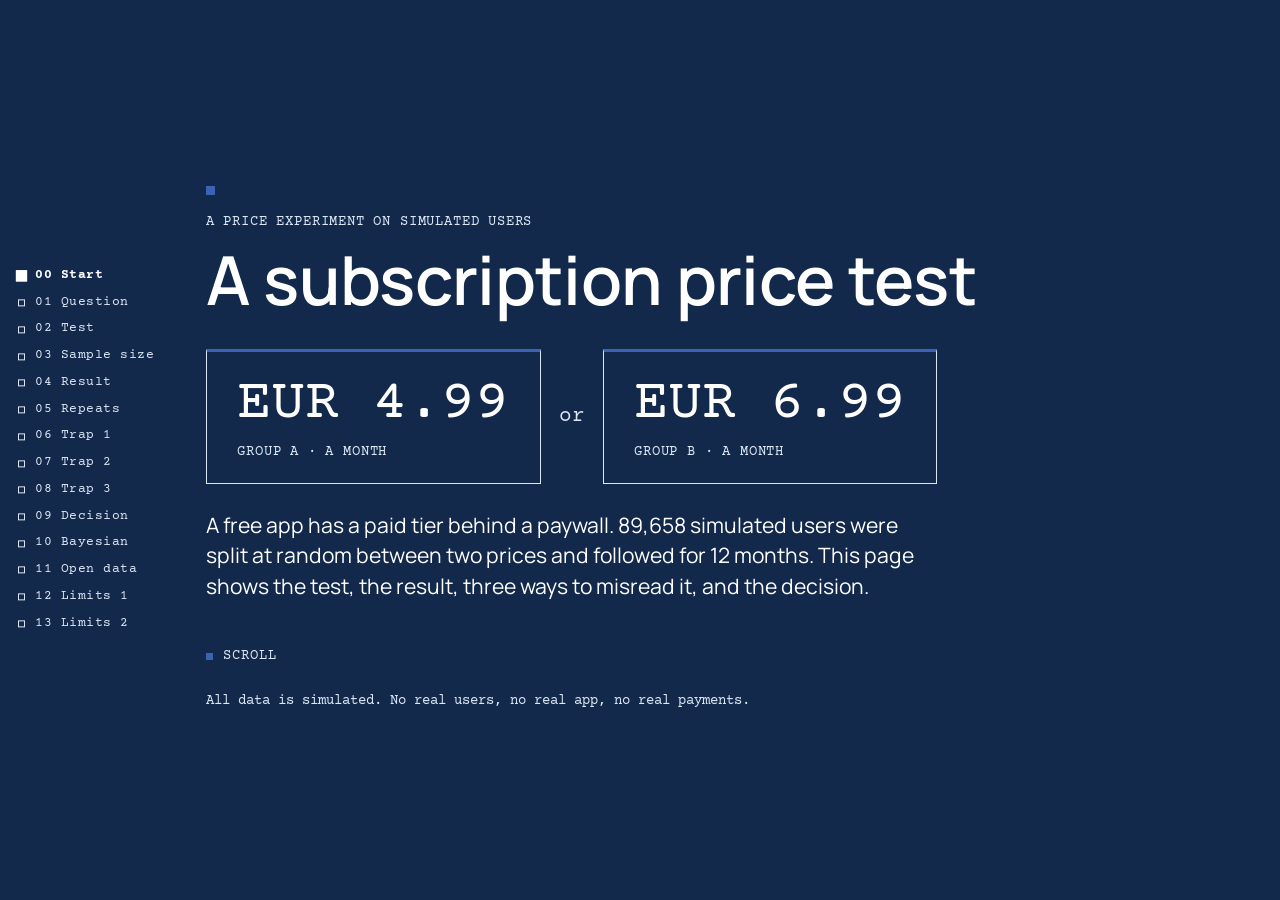
<file: docs/index.html>
<!doctype html>
<html lang="en">
<head>
<meta charset="utf-8">
<link rel="icon" href="data:image/svg+xml,%3Csvg xmlns='http://www.w3.org/2000/svg' viewBox='0 0 16 16'%3E%3Crect width='16' height='16' fill='%2313294B'/%3E%3Crect x='4' y='4' width='8' height='8' fill='%233C62B3'/%3E%3C/svg%3E">
<meta name="viewport" content="width=device-width, initial-scale=1">
<title>Paywall price test</title>
<meta name="description" content="A price experiment on simulated users: EUR 4.99 or EUR 6.99 a month. Design, result, three traps, a decision and its limitations.">
<link rel="stylesheet" href="style.css">
<script>document.documentElement.classList.add('js');</script>
<style>
/* Generated by tools/build_site.py from tools/site_template.html. Edit the template, not this file.
   Layout and motion only; colours, fonts and components come from style.css. */
html { scroll-snap-type: y proximity; scroll-behavior: smooth; }
body { overflow-x: hidden; }
.panel { min-height: 100vh; min-height: 100svh; display: flex; align-items: flex-start; scroll-snap-align: start; box-sizing: border-box; padding: 64px 0 56px; border-bottom: 1px solid var(--border); }
.panel .wrap { width: 100%; max-width: 67.5rem; margin: auto; box-sizing: border-box; padding-left: max(20px, env(safe-area-inset-left, 0px)); padding-right: max(20px, env(safe-area-inset-right, 0px)); }
.panel h2 { font-size: 1.875rem; margin: 0 0 .7em; padding-bottom: .3em; }
.panel p { text-align: left; hyphens: manual; }
.panel p.big { font-size: 1.25rem; line-height: 1.45; max-width: 34em; }
.ghost-num { font-family: var(--mono); font-weight: 700; font-size: 3.25rem; line-height: 1; color: var(--blue-light); display: block; margin-bottom: 2px; }
.kicker { font-family: var(--mono); font-size: .8125rem; letter-spacing: .06em; text-transform: uppercase; color: var(--muted); margin: 0 0 .5em; }
.split { display: grid; grid-template-columns: 5fr 7fr; gap: 2.5rem; align-items: center; }
.split.even { grid-template-columns: 1fr 1fr; }
.split > *, .stats > *, .cards3 > *, .equation > *, .flow > * { min-width: 0; }
.stats { display: grid; grid-template-columns: repeat(auto-fit, minmax(150px, 1fr)); gap: 16px; margin: 18px 0 0; }
.stat .value { font-size: 2.125rem; }
.cards3 { display: grid; grid-template-columns: repeat(3, 1fr); gap: 12px; margin: 14px 0; }
.stack { display: grid; gap: 8px; }
.card .caption { display: block; }
.chart-wrap { overflow-x: auto; }
.chart svg { min-width: 27.5rem; }
.chart .label { font-size: 15px; }
.chart .tick, .chart .legend { font-size: 14px; }

/* dark slides */
.panel.dark { background: var(--ink); color: var(--on-dark); border-bottom-color: var(--ink); }
.panel.dark h1, .panel.dark h2, .panel.dark h3 { color: var(--on-dark); }
.panel.dark .kicker, .panel.dark .source { color: var(--on-dark-accent); }
.panel.dark a { color: var(--on-dark-accent); }

/* title panel */
.hero h1 { font-size: clamp(2.1rem, 5.2vw, 3.6rem); line-height: 1.08; margin: .15em 0 .5em; max-width: 15em; }
.hero .accent { display: block; width: 9px; height: 9px; background: var(--blue); margin-bottom: 18px; }
.prices { display: flex; flex-wrap: wrap; align-items: center; gap: 18px; margin: 8px 0 26px; }
.price-tag { border: 1px solid var(--on-dark-accent); border-top: 3px solid var(--blue); padding: 16px 22px 14px; min-width: 190px; }
.price-tag .amount { font-family: var(--mono); font-size: clamp(2rem, 4.4vw, 3rem); line-height: 1; display: block; }
.price-tag .what { font-family: var(--mono); font-size: .8125rem; letter-spacing: .06em; text-transform: uppercase; color: var(--on-dark-accent); display: block; margin-top: 10px; }
.prices .or { font-family: var(--mono); font-size: 1.25rem; color: var(--on-dark-accent); }
.hero p.big { color: var(--on-dark); }
.scroll-hint { font-family: var(--mono); font-size: .8125rem; letter-spacing: .08em; text-transform: uppercase; color: var(--on-dark-accent); margin-top: 34px; display: inline-flex; gap: 10px; align-items: center; }
.scroll-hint i { display: inline-block; width: 7px; height: 7px; background: var(--blue); animation: nudge 1.6s ease-in-out infinite; }
@keyframes nudge { 0%, 100% { transform: translateY(-3px); } 50% { transform: translateY(5px); } }

/* equation */
.equation { display: grid; grid-template-columns: 1.15fr auto 1fr auto 1fr auto 1fr; gap: 10px; align-items: stretch; margin: 22px 0 10px; }
.equation .term { border: 1px solid var(--border); border-top: 2px solid var(--blue); padding: .9em 1em; }
.equation .term.result { background: var(--ink); border-color: var(--ink); color: var(--on-dark); }
.equation .term .name { font-weight: 600; color: var(--navy); display: block; margin: .4em 0 .1em; }
.equation .term .num { font-family: var(--mono); font-size: 2rem; color: var(--navy); display: block; line-height: 1.15; }
.equation .term.result .name, .equation .term.result .num { color: var(--on-dark); }
.equation .term.result .caption { color: var(--on-dark-accent); }
.equation .term.result .chip { background: var(--blue); color: var(--on-dark); }
.equation .term .caption { display: block; }
.equation .op { font-family: var(--mono); font-size: 1.9rem; color: var(--blue); align-self: center; text-align: center; }

/* test flow */
.flow { display: grid; grid-template-columns: 1fr auto 1.1fr auto 1fr; gap: 12px; align-items: center; margin: 6px 0 20px; }
.flow .arrow { font-family: var(--mono); color: var(--blue); font-size: 1.5rem; text-align: center; }
.flow .box { border: 1px solid var(--border); padding: .9em 1.1em; }
.flow .box .title { color: var(--navy); font-weight: 600; display: block; margin: .35em 0 .2em; }
.flow .box .caption { display: block; }
.arm { border: 1px solid var(--border); border-left: 3px solid var(--blue); padding: .7em 1em; }
.arm.b { border-left-color: var(--ink); }
.arm .price { font-family: var(--mono); font-size: 1.5rem; color: var(--navy); line-height: 1.1; display: block; margin-top: .25em; }
.rules { display: grid; grid-template-columns: repeat(4, 1fr); gap: 8px; }
.rules > * { min-width: 0; }

/* decision panel */
.statement { border-left: 3px solid var(--blue); padding-left: 22px; font-size: clamp(1.5rem, 3.3vw, 2.25rem); font-weight: 600; line-height: 1.2; margin: 6px 0 16px; max-width: 22em; }
.options { display: grid; grid-template-columns: repeat(3, 1fr); gap: 12px; margin: 22px 0 14px; }
.options > * { min-width: 0; }
.option { border: 1px solid var(--on-dark-accent); padding: .9em 1.1em; opacity: .78; }
.option.chosen { background: var(--white); color: var(--text); border-color: var(--white); border-top: 3px solid var(--blue); opacity: 1; }
.option .chip { background: var(--blue); color: var(--on-dark); }
.option .title { font-weight: 600; display: block; margin: .45em 0 .25em; }
.option.chosen .title { color: var(--navy); }
.option small { display: block; font-size: .9375rem; line-height: 1.35; }
.panel.dark ul { margin-top: .3em; }
.panel.dark li { text-align: left; }
.panel.dark li::marker { color: var(--on-dark-accent); }

/* limitations */
.clusters { display: grid; grid-template-columns: 1fr 1fr; gap: .9rem; margin: .7rem 0 .8rem; }
.clusters > * { min-width: 0; }
.cluster .title { font-size: 1.0625rem; margin-bottom: .5em; }
.cluster.wide { grid-column: 1 / -1; }
ol.limits.two-col { columns: 2; column-gap: 2.5rem; }
ol.limits.two-col li { break-inside: avoid; }
html.paged #limitations .cluster { padding: .7em 1.1em .6em; }
html.paged #limitations ol.limits li { font-size: .84rem; margin-bottom: .2em; }
html.paged #limitations .cluster .title { margin: .3em 0 .35em; }
html.paged #limitations .clusters { gap: .7rem; margin-top: .3rem; }
ol.limits { padding-left: 1.4em; margin: 0; }
ol.limits li { margin-bottom: .3em; text-align: left; font-size: .9rem; line-height: 1.35; }


/* paged mode: one section per screen, moved by a pull (set by the script on wide screens) */
/* everything is sized in rem, so the whole slide grows with the window and fills it */
html.paged { font-size: clamp(16px, min(2.5vh, 1.32vw), 30px); }
html.paged body { font-size: 1.0625rem; }
html.paged, html.paged body { height: 100%; overflow: hidden; scroll-snap-type: none; }
html.paged #deck { position: fixed; top: 0; left: 0; right: 0; will-change: transform; }
html.paged .panel { height: 100vh; min-height: 0; overflow-y: auto; overscroll-behavior: contain; padding-top: 1.4rem; padding-bottom: 1.1rem; border-bottom: 0; scrollbar-width: thin; }
html.paged .ghost-num { font-size: 2.75rem; }
html.paged .equation { margin: 2rem 0 1rem; gap: .9rem; }
html.paged .equation .term { padding: 1.5em 1.2em 1.6em; }
html.paged .equation .term .num { font-size: 2.7rem; margin: .1em 0; }
html.paged .flow { margin: .6rem 0 1.8rem; }
html.paged .flow .box { padding: 1.5em 1.3em; }
html.paged .arm { padding: 1.2em 1.2em; }
html.paged .arm .price { font-size: 1.9rem; }
html.paged .rules .do { padding: 1.1em 1.1em; }
html.paged .statement { font-size: clamp(1.5rem, 3.3vw, 2.7rem); margin: .4rem 0 1.2rem; }
html.paged .options { margin: 2rem 0 1.2rem; }
html.paged .option { padding: 1.4em 1.3em 1.5em; }
html.paged .hero h1 { font-size: 4rem; }
html.paged #limitations-2 .callout { padding: .6em 1em; margin: .5em 0 0; font-size: .95rem; }
html.paged #limitations-2 .source { margin-top: .5rem !important; }
html.paged #limitations-2 .cluster { padding: .8em 1.1em; }
html.paged .price-tag { padding: 1.4rem 1.8rem 1.2rem; }
html.paged .price-tag .amount { font-size: 3.4rem; }
html.paged .panel h2 { margin-bottom: .55em; }
.where.on-dark { background: var(--ink); color: var(--on-dark); border-color: var(--on-dark-accent); }

/* index and progress */
.progress { position: fixed; top: 0; left: 0; height: 3px; width: 0; background: var(--blue); z-index: 30; }
nav.index { position: fixed; left: 18px; top: 50%; transform: translateY(-50%); display: flex; flex-direction: column; gap: 9px; z-index: 20; }
nav.index a { display: flex; align-items: center; gap: 10px; text-decoration: none; font-family: var(--mono); font-size: .75rem; letter-spacing: .04em; color: var(--muted); white-space: nowrap; }
nav.index a i { display: block; flex: none; width: 7px; height: 7px; border: 1px solid var(--blue); box-sizing: border-box; transition: transform .2s ease, background .2s ease; }
nav.index a:hover { color: var(--blue); }
nav.index a.active { color: var(--blue); font-weight: 700; }
nav.index a.active i { background: var(--blue); transform: scale(1.6); }
nav.index.on-dark a { color: var(--on-dark-accent); }
nav.index.on-dark a i { border-color: var(--on-dark-accent); }
nav.index.on-dark a:hover, nav.index.on-dark a.active { color: var(--on-dark); }
nav.index.on-dark a.active i { background: var(--on-dark); border-color: var(--on-dark); }
@media (min-width: 1241px) { .panel { padding-left: 11rem; } }
.where { display: none; position: fixed; top: 9px; right: 10px; z-index: 20; font-family: var(--mono); font-size: .75rem; background: var(--white); color: var(--blue); border: 1px solid var(--border); padding: 3px 8px; }

/* motion: content is fully visible without JavaScript; with it, each panel plays once */
.reveal { transition: opacity .3s ease calc(var(--d, 0s) * .3), transform .3s cubic-bezier(.2, .7, .2, 1) calc(var(--d, 0s) * .3); }
html.js .panel:not(.seen) .reveal { opacity: 0; transform: translateY(10px); }
.grow, .growx, .growy { transform-box: fill-box; transition: transform .4s cubic-bezier(.2, .7, .2, 1) calc(var(--d, 0s) * .3); }
.grow { transform-origin: 50% 100%; }
.grow.down { transform-origin: 50% 0; }
.growx, .growy { transform-origin: 50% 50%; }
html.js .panel:not(.seen) .grow { transform: scaleY(0); }
html.js .panel:not(.seen) .growx { transform: scaleX(0); }
html.js .panel:not(.seen) .growy { transform: scaleY(0); }
.fade { transition: opacity .25s ease calc(var(--d, 0s) * .3); }
html.js .panel:not(.seen) .fade { opacity: 0; }
.draw { stroke-dasharray: 1; stroke-dashoffset: 0; transition: stroke-dashoffset .6s ease calc(var(--d, .2s) * .3); }
html.js .panel:not(.seen) .draw { stroke-dashoffset: 1; }

@media (max-width: 1240px) { nav.index { display: none; } .where { display: block; } }
@media (max-width: 860px) {
  .split, .split.even, .cards3, .equation, .flow, .options, .clusters { grid-template-columns: 1fr; gap: 14px; }
  .rules { grid-template-columns: 1fr 1fr; }
  .flow .arrow { transform: rotate(90deg); }
  .panel { padding: 56px 0 40px; }
  .panel .wrap { margin: 0 auto; }
  .panel.hero .wrap { margin: auto; }
  html { scroll-snap-type: none; }
}
@media (max-width: 520px) {
  .rules { grid-template-columns: 1fr; }
  ol.limits.two-col { columns: 1; }
  .chart svg { min-width: 0; }
  .chart svg text { font-size: 19px !important; }
}
@media (prefers-reduced-motion: reduce) {
  html { scroll-behavior: auto; scroll-snap-type: none; }
  .reveal, .grow, .growx, .growy, .fade, .draw { transition: none; }
  .scroll-hint i { animation: none; }
}
</style>
</head>
<body>
<div class="progress" id="progress"></div>
<div class="where" id="where" aria-hidden="true"></div>
<main id="deck">

<!-- ============================================================ 00 TITLE -->
<section class="panel dark hero" id="start" data-nav="Start">
  <div class="wrap">
    <span class="accent reveal"></span>
    <p class="kicker reveal">A price experiment on simulated users</p>
    <h1 class="reveal" style="--d:.1s">A subscription price test</h1>
    <div class="prices">
      <div class="price-tag reveal" style="--d:.35s"><span class="amount">EUR 4.99</span><span class="what">Group A · a month</span></div>
      <span class="or reveal" style="--d:.5s">or</span>
      <div class="price-tag reveal" style="--d:.65s"><span class="amount">EUR 6.99</span><span class="what">Group B · a month</span></div>
    </div>
    <p class="big reveal" style="--d:.85s">A free app has a paid tier behind a paywall. 89,658 simulated users were split at random between two prices and followed for 12 months. This page shows the test, the result, three ways to misread it, and the decision.</p>
    <p class="scroll-hint reveal" style="--d:1.1s"><i></i>Scroll</p>
    <p class="source reveal" style="--d:1.1s;margin-top:18px">All data is simulated. No real users, no real app, no real payments.</p>
  </div>
</section>

<!-- ============================================================ 01 TRADE-OFF -->
<section class="panel" id="question" data-nav="Question">
  <div class="wrap">
    <span class="ghost-num reveal">01</span>
    <h2 class="reveal"><span class="mark"></span>A higher price pulls in two directions</h2>
    <p class="big reveal" style="--d:.1s">Each payer pays more. But fewer users pay, and they cancel sooner. The decision rests on <strong>12-month revenue per user who saw the paywall</strong>, which is the product of three terms.</p>
    <div class="equation">
      <div class="term result reveal" style="--d:.9s"><span class="chip">THE DECISION METRIC</span><span class="name">Revenue per user</span><span class="num count" data-to="7.0" data-dec="1" data-sign="1" data-suffix="%">+7.0%</span><span class="caption">EUR 1.82 to EUR 1.95</span></div>
      <div class="op reveal" style="--d:.8s" aria-hidden="true">=</div>
      <div class="term reveal" style="--d:.25s"><span class="chip">FELL</span><span class="name">Conversion</span><span class="num count" data-to="-8.1" data-dec="1" data-sign="1" data-suffix="%">−8.1%</span><span class="caption">5.04% to 4.63% of users pay</span></div>
      <div class="op reveal" style="--d:.35s" aria-hidden="true">&times;</div>
      <div class="term reveal" style="--d:.45s"><span class="chip">CHOSEN</span><span class="name">Price</span><span class="num count" data-to="40.1" data-dec="1" data-sign="1" data-suffix="%">+40.1%</span><span class="caption">EUR 4.99 to EUR 6.99 a month</span></div>
      <div class="op reveal" style="--d:.55s" aria-hidden="true">&times;</div>
      <div class="term reveal" style="--d:.65s"><span class="chip">FELL</span><span class="name">Months paid</span><span class="num count" data-to="-16.9" data-dec="1" data-sign="1" data-suffix="%">−16.9%</span><span class="caption">7.2 to 6.0 months per payer</span></div>
    </div>
    <p class="source reveal" style="--d:1s">Source: simulated data, data/users.csv. Change from EUR 4.99 to EUR 6.99; the three changes multiply to the change in revenue per user.</p>
  </div>
</section>

<!-- ============================================================ 02 TEST -->
<section class="panel" id="test" data-nav="Test">
  <div class="wrap">
    <span class="ghost-num reveal">02</span>
    <h2 class="reveal"><span class="mark"></span>One random split, and rules fixed first</h2>
    <div class="flow">
      <div class="box reveal" style="--d:.1s"><span class="chip">POPULATION</span><span class="title">89,658 users reach the paywall</span><span class="caption">Enrolled over 8 weeks.</span></div>
      <div class="arrow reveal" style="--d:.25s" aria-hidden="true">&rarr;</div>
      <div class="stack">
        <div class="arm reveal" style="--d:.4s"><span class="chip">GROUP A · 44,829 USERS</span><span class="price">EUR 4.99 / month</span></div>
        <div class="arm b reveal" style="--d:.55s"><span class="chip">GROUP B · 44,829 USERS</span><span class="price">EUR 6.99 / month</span></div>
      </div>
      <div class="arrow reveal" style="--d:.7s" aria-hidden="true">&rarr;</div>
      <div class="box reveal" style="--d:.85s"><span class="chip">OUTCOMES</span><span class="title">Followed for 12 months</span><span class="caption">Trial, paid or not, months paid, revenue.</span></div>
    </div>
    <p class="kicker reveal" style="--d:1s">Written down before any result</p>
    <div class="rules">
      <div class="do reveal" style="--d:1.05s"><strong>One analysis.</strong> At the end. No stopping early.</div>
      <div class="do reveal" style="--d:1.15s"><strong>One metric.</strong> 12-month revenue per user.</div>
      <div class="do reveal" style="--d:1.25s"><strong>One threshold.</strong> 5% significance, 80% power.</div>
      <div class="do reveal" style="--d:1.35s"><strong>One rule.</strong> Switch only if the gain is real.</div>
    </div>
    <p class="caption reveal" style="--d:1.5s;margin-top:.9rem;max-width:60em"><strong>Common practice, as reported in practitioner guides.</strong> Candidate prices are chosen first, from what comparable products charge. Pricing is tested before visual changes, one change at a time, and each country and each plan length can be its own test. Here the two prices are assumed.</p>
  </div>
</section>

<!-- ============================================================ 03 SAMPLE -->
<section class="panel" id="sample" data-nav="Sample size">
  <div class="wrap">
    <span class="ghost-num reveal">03</span>
    <h2 class="reveal"><span class="mark"></span>Small effects need many users</h2>
    <div class="split">
      <div>
        <p class="big reveal" style="--d:.1s">The test is sized to detect a fall in conversion from 5.0% to 4.6%. Halving the effect to detect needs about <strong>four times</strong> the users.</p>
        <div class="stats">
          <div class="stat reveal" style="--d:.3s"><span class="value count" data-to="44829" data-dec="0">44,829</span><span class="label">Users per group</span></div>
          <div class="stat reveal" style="--d:.45s"><span class="value">8 weeks</span><span class="label">To enrol them</span></div>
        </div>
      </div>
      <div class="chart-wrap reveal" style="--d:.2s"><div class="chart"><svg viewBox="0 0 720 480" xmlns="http://www.w3.org/2000/svg" role="img" aria-label="Users needed per group against the smallest fall in conversion to detect"><line class="grid" x1="58" x2="704" y1="418.0" y2="418.0"/><text class="tick" x="50" y="422.0" text-anchor="end">0</text><line class="grid" x1="58" x2="704" y1="320.0" y2="320.0"/><text class="tick" x="50" y="324.0" text-anchor="end">50</text><line class="grid" x1="58" x2="704" y1="222.0" y2="222.0"/><text class="tick" x="50" y="226.0" text-anchor="end">100</text><line class="grid" x1="58" x2="704" y1="124.0" y2="124.0"/><text class="tick" x="50" y="128.0" text-anchor="end">150</text><line class="grid" x1="58" x2="704" y1="26.0" y2="26.0"/><text class="tick" x="50" y="30.0" text-anchor="end">200</text><text class="tick" x="58.0" y="438" text-anchor="middle">4%</text><text class="tick" x="138.8" y="438" text-anchor="middle">6%</text><text class="tick" x="219.5" y="438" text-anchor="middle">8%</text><text class="tick" x="300.2" y="438" text-anchor="middle">10%</text><text class="tick" x="381.0" y="438" text-anchor="middle">12%</text><text class="tick" x="461.8" y="438" text-anchor="middle">14%</text><text class="tick" x="542.5" y="438" text-anchor="middle">16%</text><text class="tick" x="623.2" y="438" text-anchor="middle">18%</text><text class="tick" x="704.0" y="438" text-anchor="middle">20%</text><polyline class="draw" pathLength="1" points="58.0,59.6 78.2,135.5 98.4,189.7 118.6,229.8 138.7,260.2 158.9,283.9 179.1,302.7 199.3,317.8 219.5,330.1 239.7,340.4 259.9,348.9 280.1,356.2 300.2,362.3 320.4,367.6 340.6,372.2 360.8,376.2 381.0,379.7 401.2,382.8 421.4,385.6 441.6,388.0 461.7,390.2 481.9,392.1 502.1,393.9 522.3,395.5 542.5,396.9 562.7,398.2 582.9,399.4 603.1,400.5 623.2,401.5 643.4,402.4 663.6,403.3 683.8,404.1 704.0,404.8" style="stroke:var(--series-1)" fill="none" stroke-width="4" stroke-linejoin="round"/><circle class="fade" style="--d:1.1s;fill:var(--series-4);stroke:var(--white)" stroke-width="3" cx="219.5" cy="330.1" r="9"/><text class="label strong fade" style="--d:1.25s" x="237.5" y="304.1">This test: 8% fall</text><text class="label fade" style="--d:1.25s" x="237.5" y="322.1">44,829 users per group</text><line class="axis" x1="58" x2="704" y1="418" y2="418"/><text class="tick" x="381.0" y="474" text-anchor="middle">Smallest fall in conversion to detect</text><text class="tick" x="4" y="16">thousand</text></svg></div>
        <p class="source">Source: own calculation, two-sided test of two proportions, 5% significance, 80% power.</p></div>
    </div>
  </div>
</section>

<!-- ============================================================ 04 RESULT -->
<section class="panel" id="result" data-nav="Result">
  <div class="wrap">
    <span class="ghost-num reveal">04</span>
    <h2 class="reveal"><span class="mark"></span>Conversion falls; the revenue gain is not proven</h2>
    <div class="split">
      <div>
        <p class="big reveal" style="--d:.1s">The higher price lowers conversion (p = 0.005). It raises revenue per user too, but the range compatible with the data still includes zero.</p>
        <div class="stats">
          <div class="stat reveal" style="--d:.5s"><span class="value count" data-to="-8.1" data-dec="1" data-sign="1" data-suffix="%">−8.1%</span><span class="label">Conversion · p = 0.005</span></div>
          <div class="stat reveal" style="--d:1s"><span class="value count" data-to="7.0" data-dec="1" data-sign="1" data-suffix="%">+7.0%</span><span class="label">Revenue per user · p = 0.055</span></div>
        </div>
        <p class="caption reveal" style="--d:1.2s;margin-top:14px">p is the probability of a gap this large if the price made no difference. Below 0.05 it counts as significant.</p>
      </div>
      <div class="chart-wrap reveal" style="--d:.2s"><div class="chart"><svg viewBox="0 0 720 480" xmlns="http://www.w3.org/2000/svg" role="img" aria-label="Conversion falls 8.1 percent with an interval below zero; revenue per user rises 7.0 percent with an interval that includes zero"><line class="grid" x1="208.0" x2="208.0" y1="26" y2="418"/><text class="tick" x="208.0" y="438" text−anchor="middle">−20%</text><line class="grid" x1="270.0" x2="270.0" y1="26" y2="418"/><text class="tick" x="270.0" y="438" text−anchor="middle">−15%</text><line class="grid" x1="332.0" x2="332.0" y1="26" y2="418"/><text class="tick" x="332.0" y="438" text−anchor="middle">−10%</text><line class="grid" x1="394.0" x2="394.0" y1="26" y2="418"/><text class="tick" x="394.0" y="438" text−anchor="middle">−5%</text><line class="grid" x1="456.0" x2="456.0" y1="26" y2="418"/><text class="tick" x="456.0" y="438" text−anchor="middle">0%</text><line class="grid" x1="518.0" x2="518.0" y1="26" y2="418"/><text class="tick" x="518.0" y="438" text−anchor="middle">+5%</text><line class="grid" x1="580.0" x2="580.0" y1="26" y2="418"/><text class="tick" x="580.0" y="438" text−anchor="middle">+10%</text><line class="grid" x1="642.0" x2="642.0" y1="26" y2="418"/><text class="tick" x="642.0" y="438" text−anchor="middle">+15%</text><line class="grid" x1="704.0" x2="704.0" y1="26" y2="418"/><text class="tick" x="704.0" y="438" text−anchor="middle">+20%</text><text class="label strong" x="58" y="141.6">Conversion</text><text class="label" x="58" y="159.6">to paid</text><rect class="growx" style="--d:0.3s;fill:var(--series-1)" x="291.6" y="140.6" width="132.9" height="6"/><circle class="fade" style="--d:0.9s;fill:var(--series-1);stroke:var(--white)" stroke-width="3" cx="356.1" cy="143.6" r="10"/><text class="label strong fade" style="--d:0.9s;font-size:17px" x="356.1" y="121.6" text-anchor="middle">−8.1%</text><text class="label strong" x="58" y="298.4">Revenue</text><text class="label" x="58" y="316.4">per user</text><rect class="growx" style="--d:0.8s;fill:var(--series-4)" x="452.8" y="297.4" width="181.9" height="6"/><circle class="fade" style="--d:1.4s;fill:var(--series-4);stroke:var(--white)" stroke-width="3" cx="542.7" cy="300.4" r="10"/><text class="label strong fade" style="--d:1.4s;font-size:17px" x="542.7" y="278.4" text-anchor="middle">+7.0%</text><line x1="456.0" x2="456.0" y1="26" y2="418" style="stroke:var(--navy)" stroke-width="1.5" stroke-dasharray="6 5"/><text class="tick" x="456.0" y="474" text-anchor="middle">EUR 6.99 compared with EUR 4.99, with 95% interval</text></svg></div>
        <p class="source">Source: simulated data. Intervals from 5,000 bootstrap redraws. Dashed line: no difference.</p></div>
    </div>
  </div>
</section>

<!-- ============================================================ 05 REPEATS -->
<section class="panel" id="repeats" data-nav="Repeats">
  <div class="wrap">
    <span class="ghost-num reveal">05</span>
    <h2 class="reveal"><span class="mark"></span>A correct test can still mislead</h2>
    <div class="split">
      <div>
        <p class="big reveal" style="--d:.1s">The same experiment, run 300 more times. EUR 6.99 shows a significant gain in <strong>all 300</strong>. The dataset analysed here is lower than every one of them.</p>
        <div class="attention reveal" style="--d:1.5s"><strong>Kept on purpose.</strong> Swapping it for a luckier dataset would be choosing data for its result. Nothing inside a single real test reveals which draw it was.</div>
      </div>
      <div class="chart-wrap reveal" style="--d:.2s"><div class="chart"><svg viewBox="0 0 720 480" xmlns="http://www.w3.org/2000/svg" role="img" aria-label="Histogram of the revenue gain in 300 repeat runs; this dataset lies below all of them"><line class="grid" x1="58" x2="704" y1="418.0" y2="418.0"/><text class="tick" x="50" y="422.0" text-anchor="end">0</text><line class="grid" x1="58" x2="704" y1="320.0" y2="320.0"/><text class="tick" x="50" y="324.0" text-anchor="end">20</text><line class="grid" x1="58" x2="704" y1="222.0" y2="222.0"/><text class="tick" x="50" y="226.0" text-anchor="end">40</text><line class="grid" x1="58" x2="704" y1="124.0" y2="124.0"/><text class="tick" x="50" y="128.0" text-anchor="end">60</text><line class="grid" x1="58" x2="704" y1="26.0" y2="26.0"/><text class="tick" x="50" y="30.0" text-anchor="end">80</text><rect class="grow" style="--d:0.15s;fill:var(--series-1)" x="59.0" y="418.0" width="44.1" height="0.0"/><rect class="grow" style="--d:0.20s;fill:var(--series-1)" x="105.1" y="418.0" width="44.1" height="0.0"/><rect class="grow" style="--d:0.25s;fill:var(--series-1)" x="151.3" y="393.5" width="44.1" height="24.5"/><rect class="grow" style="--d:0.30s;fill:var(--series-1)" x="197.4" y="310.2" width="44.1" height="107.8"/><rect class="grow" style="--d:0.35s;fill:var(--series-1)" x="243.6" y="266.1" width="44.1" height="151.9"/><rect class="grow" style="--d:0.40s;fill:var(--series-1)" x="289.7" y="163.2" width="44.1" height="254.8"/><rect class="grow" style="--d:0.45s;fill:var(--series-1)" x="335.9" y="79.9" width="44.1" height="338.1"/><rect class="grow" style="--d:0.50s;fill:var(--series-1)" x="382.0" y="212.2" width="44.1" height="205.8"/><rect class="grow" style="--d:0.55s;fill:var(--series-1)" x="428.1" y="251.4" width="44.1" height="166.6"/><rect class="grow" style="--d:0.60s;fill:var(--series-1)" x="474.3" y="305.3" width="44.1" height="112.7"/><rect class="grow" style="--d:0.65s;fill:var(--series-1)" x="520.4" y="339.6" width="44.1" height="78.4"/><rect class="grow" style="--d:0.70s;fill:var(--series-1)" x="566.6" y="403.3" width="44.1" height="14.7"/><rect class="grow" style="--d:0.75s;fill:var(--series-1)" x="612.7" y="403.3" width="44.1" height="14.7"/><rect class="grow" style="--d:0.80s;fill:var(--series-1)" x="658.9" y="418.0" width="44.1" height="0.0"/><text class="tick" x="81.1" y="438" text-anchor="middle">+5%</text><text class="tick" x="196.4" y="438" text-anchor="middle">+10%</text><text class="tick" x="311.8" y="438" text-anchor="middle">+15%</text><text class="tick" x="427.1" y="438" text-anchor="middle">+20%</text><text class="tick" x="542.5" y="438" text-anchor="middle">+25%</text><text class="tick" x="657.9" y="438" text-anchor="middle">+30%</text><line class="fade" style="--d:1s;stroke:var(--navy)" x1="370.7" x2="370.7" y1="26" y2="418" stroke-width="1.5" stroke-dasharray="6 5"/><text class="label fade" style="--d:1s" x="378.7" y="38">Average of repeats +17.6%</text><rect class="grow" style="--d:1.3s;fill:var(--series-4)" x="124.0" y="26" width="6" height="392"/><text class="label strong fade" style="--d:1.6s;fill:var(--orange)" x="137.0" y="70">This dataset</text><text class="label strong fade" style="--d:1.6s;fill:var(--orange);font-size:17px" x="137.0" y="90">+7.0%</text><line class="axis" x1="58" x2="704" y1="418" y2="418"/><text class="tick" x="381.0" y="474" text-anchor="middle">Revenue gain of EUR 6.99 in each repeat</text><text class="tick" x="4" y="16">repeats</text></svg></div>
        <p class="source">Source: 300 runs of data/simulate.py, seeds 0 to 299. Lowest +9.1%, highest +29.4%.</p></div>
    </div>
  </div>
</section>

<!-- ============================================================ 06 PEEKING -->
<section class="panel" id="peeking" data-nav="Trap 1">
  <div class="wrap">
    <span class="ghost-num reveal">06</span>
    <h2 class="reveal"><span class="mark"></span>Trap 1: peeking</h2>
    <div class="split">
      <div>
        <p class="big reveal" style="--d:.1s">Look at the result often, stop when it says "significant". In tests with <strong>no true difference</strong>, one look gives a false alarm 5% of the time. Ten looks give 19%.</p>
        <p class="reveal" style="--d:.3s">Read week by week, this test's own verdict flips: significant after week 3, not after week 4.</p>
        <div class="note reveal" style="--d:.9s"><strong>The protection.</strong> Fix the sample size first. Read the result once.</div>
      </div>
      <div class="chart-wrap reveal" style="--d:.2s"><div class="chart"><svg viewBox="0 0 720 480" xmlns="http://www.w3.org/2000/svg" role="img" aria-label="False alarm rate by number of looks"><line class="grid" x1="58" x2="704" y1="418.0" y2="418.0"/><text class="tick" x="50" y="422.0" text-anchor="end">0</text><line class="grid" x1="58" x2="704" y1="287.3" y2="287.3"/><text class="tick" x="50" y="291.3" text-anchor="end">10</text><line class="grid" x1="58" x2="704" y1="156.7" y2="156.7"/><text class="tick" x="50" y="160.7" text-anchor="end">20</text><line class="grid" x1="58" x2="704" y1="26.0" y2="26.0"/><text class="tick" x="50" y="30.0" text-anchor="end">30</text><rect class="grow" style="--d:0.15s;fill:var(--series-1)" x="69.6" y="353.1" width="105.9" height="64.9"/><text class="label fade" style="--d:0.55s" x="122.6" y="345.1" text-anchor="middle">5.0%</text><text class="tick" x="122.6" y="438.0" text-anchor="middle">1 look</text><rect class="grow" style="--d:0.27s;fill:var(--series-1)" x="198.8" y="310.5" width="105.9" height="107.5"/><text class="label fade" style="--d:0.67s" x="251.8" y="302.5" text-anchor="middle">8.2%</text><text class="tick" x="251.8" y="438.0" text-anchor="middle">2 looks</text><rect class="grow" style="--d:0.39s;fill:var(--series-1)" x="328.0" y="234.4" width="105.9" height="183.6"/><text class="label fade" style="--d:0.79s" x="381.0" y="226.4" text-anchor="middle">14.1%</text><text class="tick" x="381.0" y="438.0" text-anchor="middle">5 looks</text><rect class="grow" style="--d:0.51s;fill:var(--series-4)" x="457.2" y="168.4" width="105.9" height="249.6"/><text class="label fade strong" style="--d:0.91s" x="510.2" y="160.4" text-anchor="middle">19.1%</text><text class="tick" x="510.2" y="438.0" text-anchor="middle">10 looks</text><rect class="grow" style="--d:0.63s;fill:var(--series-1)" x="586.4" y="91.7" width="105.9" height="326.3"/><text class="label fade" style="--d:1.03s" x="639.4" y="83.7" text-anchor="middle">25.0%</text><text class="tick" x="639.4" y="438.0" text-anchor="middle">20 looks</text><line x1="58" x2="704" y1="418.0" y2="418.0" style="stroke:var(--navy)" stroke-width="1"/><line x1="58" x2="704" y1="352.7" y2="352.7" style="stroke:var(--navy)" stroke-width="1" stroke-dasharray="6 5"/><text class="tick" x="381.0" y="474" text-anchor="middle">Looks at the result, stopping at the first significant one</text></svg></div>
        <p class="source">Source: 20,000 simulated tests with no true difference. Dashed line: the 5% the test was designed for.</p></div>
    </div>
  </div>
</section>

<!-- ============================================================ 07 NOVELTY -->
<section class="panel" id="novelty" data-nav="Trap 2">
  <div class="wrap">
    <span class="ghost-num reveal">07</span>
    <h2 class="reveal"><span class="mark"></span>Trap 2: the novelty effect</h2>
    <div class="split">
      <div>
        <p class="big reveal" style="--d:.1s">Users react to a change because it is new. In week 1 the conversion gap is <strong>−3.9%</strong>. In weeks 2 to 8 it is <strong>−8.7%</strong>.</p>
        <p class="reveal" style="--d:.3s">A test stopped after one week would say the higher price barely hurts. Single weeks are noisy, so the effect must be allowed for in the design.</p>
        <div class="note reveal" style="--d:.9s"><strong>The protection.</strong> Run long enough for first reactions to fade: here, eight weeks.</div>
      </div>
      <div class="chart-wrap reveal" style="--d:.2s"><div class="chart"><svg viewBox="0 0 720 480" xmlns="http://www.w3.org/2000/svg" role="img" aria-label="Weekly conversion gap between the groups, with the gap built into the simulation"><line class="grid" x1="58" x2="704" y1="387.8" y2="387.8"/><text class="tick" x="50" y="391.8" text-anchor="end">−30%</text><line class="grid" x1="58" x2="704" y1="327.5" y2="327.5"/><text class="tick" x="50" y="331.5" text-anchor="end">−20%</text><line class="grid" x1="58" x2="704" y1="267.2" y2="267.2"/><text class="tick" x="50" y="271.2" text-anchor="end">−10%</text><line class="grid" x1="58" x2="704" y1="206.9" y2="206.9"/><text class="tick" x="50" y="210.9" text-anchor="end">0%</text><line class="grid" x1="58" x2="704" y1="146.6" y2="146.6"/><text class="tick" x="50" y="150.6" text-anchor="end">+10%</text><line class="grid" x1="58" x2="704" y1="86.3" y2="86.3"/><text class="tick" x="50" y="90.3" text-anchor="end">+20%</text><line class="grid" x1="58" x2="704" y1="26.0" y2="26.0"/><text class="tick" x="50" y="30.0" text-anchor="end">+30%</text><rect class="growy" style="--d:0.20s;fill:var(--series-1)" x="96.9" y="130.1" width="3" height="186.4"/><circle class="fade" style="--d:0.40s;fill:var(--series-1);stroke:var(--white)" stroke-width="2.5" cx="98.4" cy="230.7" r="8"/><text class="tick" x="98.4" y="438" text-anchor="middle">1</text><rect class="growy" style="--d:0.28s;fill:var(--series-1)" x="177.6" y="137.3" width="3" height="189.9"/><circle class="fade" style="--d:0.48s;fill:var(--series-1);stroke:var(--white)" stroke-width="2.5" cx="179.1" cy="240.1" r="8"/><text class="tick" x="179.1" y="438" text-anchor="middle">2</text><rect class="growy" style="--d:0.36s;fill:var(--series-1)" x="258.4" y="239.1" width="3" height="161.8"/><circle class="fade" style="--d:0.56s;fill:var(--series-1);stroke:var(--white)" stroke-width="2.5" cx="259.9" cy="326.8" r="8"/><text class="tick" x="259.9" y="438" text-anchor="middle">3</text><rect class="growy" style="--d:0.44s;fill:var(--series-1)" x="339.1" y="54.1" width="3" height="215.3"/><circle class="fade" style="--d:0.64s;fill:var(--series-1);stroke:var(--white)" stroke-width="2.5" cx="340.6" cy="170.7" r="8"/><text class="tick" x="340.6" y="438" text-anchor="middle">4</text><rect class="growy" style="--d:0.52s;fill:var(--series-1)" x="419.9" y="208.5" width="3" height="169.9"/><circle class="fade" style="--d:0.72s;fill:var(--series-1);stroke:var(--white)" stroke-width="2.5" cx="421.4" cy="300.5" r="8"/><text class="tick" x="421.4" y="438" text-anchor="middle">5</text><rect class="growy" style="--d:0.60s;fill:var(--series-1)" x="500.6" y="206.8" width="3" height="167.1"/><circle class="fade" style="--d:0.80s;fill:var(--series-1);stroke:var(--white)" stroke-width="2.5" cx="502.1" cy="297.1" r="8"/><text class="tick" x="502.1" y="438" text-anchor="middle">6</text><rect class="growy" style="--d:0.68s;fill:var(--series-1)" x="581.4" y="117.8" width="3" height="195.5"/><circle class="fade" style="--d:0.88s;fill:var(--series-1);stroke:var(--white)" stroke-width="2.5" cx="582.9" cy="223.7" r="8"/><text class="tick" x="582.9" y="438" text-anchor="middle">7</text><rect class="growy" style="--d:0.76s;fill:var(--series-1)" x="662.1" y="135.4" width="3" height="187.7"/><circle class="fade" style="--d:0.96s;fill:var(--series-1);stroke:var(--white)" stroke-width="2.5" cx="663.6" cy="236.9" r="8"/><text class="tick" x="663.6" y="438" text-anchor="middle">8</text><polyline class="draw" style="--d:1s;stroke:var(--series-4)" pathLength="1" points="98.4,172.8 179.1,234.9 259.9,250.2 340.6,253.9 421.4,254.9 502.1,255.1 582.9,255.2 663.6,255.2" fill="none" stroke-width="4" stroke-linejoin="round"/><line x1="58" x2="704" y1="206.9" y2="206.9" style="stroke:var(--navy)" stroke-width="1" stroke-dasharray="6 5"/><rect x="454" y="28" width="22" height="4" style="fill:var(--series-4)"/><text class="legend" x="482" y="35">Built into the simulation</text><circle cx="465" cy="52" r="6" style="fill:var(--series-1)"/><text class="legend" x="482" y="57">This dataset, 95% interval</text><text class="tick" x="381.0" y="474" text-anchor="middle">Week of the test</text></svg></div>
        <p class="source">Source: simulated data and the assumptions in data/simulate.py. Conversion of group B compared with group A.</p></div>
    </div>
  </div>
</section>

<!-- ============================================================ 08 METRIC -->
<section class="panel" id="metric" data-nav="Trap 3">
  <div class="wrap">
    <span class="ghost-num reveal">08</span>
    <h2 class="reveal"><span class="mark"></span>Trap 3: the wrong metric</h2>
    <div class="split">
      <div>
        <p class="big reveal" style="--d:.1s">Same two groups, three answers.</p>
        <ul class="reveal" style="--d:.3s">
          <li><strong>Conversion</strong> ignores how much each payer pays. It vetoes every price rise.</li>
          <li><strong>Revenue per paying user</strong> ignores the users who left. It flatters every price rise.</li>
          <li><strong>Revenue per user</strong> counts everyone who saw the paywall.</li>
        </ul>
        <div class="note reveal" style="--d:.9s"><strong>The protection.</strong> Choose the metric before the test, and make it count every user.</div>
      </div>
      <div class="chart-wrap reveal" style="--d:.2s"><div class="chart"><svg viewBox="0 0 720 480" xmlns="http://www.w3.org/2000/svg" role="img" aria-label="Change from EUR 4.99 to EUR 6.99 under three metrics"><line class="grid" x1="58" x2="704" y1="393.5" y2="393.5"/><text class="tick" x="50" y="397.5" text-anchor="end">-10</text><line class="grid" x1="58" x2="704" y1="271.0" y2="271.0"/><text class="tick" x="50" y="275.0" text-anchor="end">0</text><line class="grid" x1="58" x2="704" y1="148.5" y2="148.5"/><text class="tick" x="50" y="152.5" text-anchor="end">10</text><line class="grid" x1="58" x2="704" y1="26.0" y2="26.0"/><text class="tick" x="50" y="30.0" text-anchor="end">20</text><rect class="grow down" style="--d:0.15s;fill:var(--series-1)" x="77.4" y="271.0" width="176.6" height="98.7"/><text class="label fade" style="--d:0.55s" x="165.7" y="387.7" text-anchor="middle">−8.1%</text><text class="tick" x="165.7" y="438.0" text-anchor="middle">Conversion</text><text class="tick" x="165.7" y="453.0" text-anchor="middle">to paid</text><rect class="grow" style="--d:0.27s;fill:var(--series-1)" x="292.7" y="70.5" width="176.6" height="200.5"/><text class="label fade" style="--d:0.67s" x="381.0" y="62.5" text-anchor="middle">+16.4%</text><text class="tick" x="381.0" y="438.0" text-anchor="middle">Revenue per</text><text class="tick" x="381.0" y="453.0" text-anchor="middle">paying user</text><rect class="grow" style="--d:0.39s;fill:var(--series-4)" x="508.0" y="185.4" width="176.6" height="85.6"/><text class="label fade strong" style="--d:0.79s" x="596.3" y="177.4" text-anchor="middle">+7.0%</text><text class="tick" x="596.3" y="438.0" text-anchor="middle">Revenue</text><text class="tick" x="596.3" y="453.0" text-anchor="middle">per user</text><line x1="58" x2="704" y1="271.0" y2="271.0" style="stroke:var(--navy)" stroke-width="1"/></svg></div>
        <p class="source">Source: simulated data. Change from EUR 4.99 to EUR 6.99. Orange: the metric the decision rests on.</p></div>
    </div>
  </div>
</section>

<!-- ============================================================ 09 DECISION -->
<section class="panel dark" id="decision" data-nav="Decision">
  <div class="wrap">
    <p class="kicker reveal">09 · The decision</p>
    <p class="statement reveal" style="--d:.15s">Keep EUR 4.99 for now, and run a confirmation test before switching to EUR 6.99.</p>
    <p class="big reveal" style="--d:.35s">Revenue per user is +7.0% higher at EUR 6.99, but the gain is not distinguishable from chance (95% interval −0.3% to +14.4%). The rule fixed in advance does not allow the switch on this test.</p>
    <div class="options">
      <div class="option reveal" style="--d:.6s"><span class="chip">OPTION 1</span><span class="title">Switch now</span><small>The best estimate is positive, but it breaks the rule fixed in advance.</small></div>
      <div class="option reveal" style="--d:.75s"><span class="chip">OPTION 2</span><span class="title">Keep 4.99, close the question</span><small>Follows the rule, but walks away from a likely gain.</small></div>
      <div class="option chosen reveal" style="--d:.9s"><span class="chip">CHOSEN</span><span class="title">Keep 4.99, test again</span><small>A new test sized for revenue: 95,793 users per group. Not an extension of this one.</small></div>
    </div>
    <p class="source reveal" style="--d:1.1s">With hindsight: in this simulation EUR 6.99 is the better price, so caution is a missed opportunity. That is the cost of a rule that allows only 5% of false wins.</p>
  </div>
</section>

<!-- ============================================================ 10 BAYESIAN -->
<section class="panel" id="bayesian" data-nav="Bayesian">
  <div class="wrap">
    <span class="ghost-num reveal">10</span>
    <h2 class="reveal"><span class="mark"></span>A Bayesian reading: same evidence, another bar</h2>
    <div class="split">
      <div>
        <p class="big reveal" style="--d:.1s">Asked as a probability: EUR 6.99 earns more with a chance of about <strong>97%</strong>. Keeping EUR 4.99 carries the larger expected loss.</p>
        <div class="stats">
          <div class="stat reveal" style="--d:.4s"><span class="value count" data-to="62" data-dec="0">62</span><span class="label">EUR lost on average after switching</span></div>
          <div class="stat reveal" style="--d:.55s"><span class="value count" data-to="13002" data-dec="0">13,002</span><span class="label">EUR lost on average by staying</span></div>
        </div>
        <p class="caption reveal" style="--d:.7s;margin-top:.4rem">Expected loss per 100,000 users, over 12 months.</p>
        <div class="note reveal" style="--d:.9s"><strong>Why the decision stands.</strong> This is the classical result seen from the other side (97.2%). Only the bar differs: 95% here, 97.5% in the rule fixed in advance. With equal prices, the 95% bar switches wrongly in 5.9% of tests, against 3.1%.</div>
      </div>
      <div class="chart-wrap reveal" style="--d:.2s"><div class="chart"><svg viewBox="0 0 720 480" xmlns="http://www.w3.org/2000/svg" role="img" aria-label="Posterior distribution of the revenue gain; about 97 percent of it lies above zero"><rect class="grow" style="--d:0.10s;fill:var(--series-3)" x="58.5" y="418.0" width="16.2" height="0.0"/><rect class="grow" style="--d:0.13s;fill:var(--series-3)" x="75.7" y="418.0" width="16.2" height="0.0"/><rect class="grow" style="--d:0.16s;fill:var(--series-3)" x="93.0" y="417.9" width="16.2" height="0.1"/><rect class="grow" style="--d:0.19s;fill:var(--series-3)" x="110.2" y="417.8" width="16.2" height="0.2"/><rect class="grow" style="--d:0.22s;fill:var(--series-3)" x="127.4" y="417.4" width="16.2" height="0.6"/><rect class="grow" style="--d:0.25s;fill:var(--series-3)" x="144.6" y="416.2" width="16.2" height="1.8"/><rect class="grow" style="--d:0.28s;fill:var(--series-3)" x="161.9" y="413.5" width="16.2" height="4.5"/><rect class="grow" style="--d:0.31s;fill:var(--series-3)" x="179.1" y="408.6" width="16.2" height="9.4"/><rect class="grow" style="--d:0.34s;fill:var(--series-3)" x="196.3" y="395.4" width="16.2" height="22.6"/><rect class="grow" style="--d:0.37s;fill:var(--series-3)" x="213.5" y="377.4" width="16.2" height="40.6"/><rect class="grow" style="--d:0.40s;fill:var(--series-1)" x="230.8" y="347.5" width="16.2" height="70.5"/><rect class="grow" style="--d:0.43s;fill:var(--series-1)" x="248.0" y="308.9" width="16.2" height="109.1"/><rect class="grow" style="--d:0.46s;fill:var(--series-1)" x="265.2" y="259.7" width="16.2" height="158.3"/><rect class="grow" style="--d:0.49s;fill:var(--series-1)" x="282.4" y="204.3" width="16.2" height="213.7"/><rect class="grow" style="--d:0.52s;fill:var(--series-1)" x="299.7" y="148.4" width="16.2" height="269.6"/><rect class="grow" style="--d:0.55s;fill:var(--series-1)" x="316.9" y="105.4" width="16.2" height="312.6"/><rect class="grow" style="--d:0.58s;fill:var(--series-1)" x="334.1" y="85.8" width="16.2" height="332.2"/><rect class="grow" style="--d:0.61s;fill:var(--series-1)" x="351.4" y="89.2" width="16.2" height="328.8"/><rect class="grow" style="--d:0.64s;fill:var(--series-1)" x="368.6" y="111.7" width="16.2" height="306.3"/><rect class="grow" style="--d:0.67s;fill:var(--series-1)" x="385.8" y="147.4" width="16.2" height="270.6"/><rect class="grow" style="--d:0.70s;fill:var(--series-1)" x="403.0" y="198.1" width="16.2" height="219.9"/><rect class="grow" style="--d:0.73s;fill:var(--series-1)" x="420.3" y="251.1" width="16.2" height="166.9"/><rect class="grow" style="--d:0.76s;fill:var(--series-1)" x="437.5" y="297.9" width="16.2" height="120.1"/><rect class="grow" style="--d:0.79s;fill:var(--series-1)" x="454.7" y="337.9" width="16.2" height="80.1"/><rect class="grow" style="--d:0.82s;fill:var(--series-1)" x="471.9" y="368.2" width="16.2" height="49.8"/><rect class="grow" style="--d:0.85s;fill:var(--series-1)" x="489.2" y="388.3" width="16.2" height="29.7"/><rect class="grow" style="--d:0.88s;fill:var(--series-1)" x="506.4" y="400.9" width="16.2" height="17.1"/><rect class="grow" style="--d:0.91s;fill:var(--series-1)" x="523.6" y="408.6" width="16.2" height="9.4"/><rect class="grow" style="--d:0.94s;fill:var(--series-1)" x="540.8" y="412.9" width="16.2" height="5.1"/><rect class="grow" style="--d:0.97s;fill:var(--series-1)" x="558.1" y="415.4" width="16.2" height="2.6"/><rect class="grow" style="--d:1.00s;fill:var(--series-1)" x="575.3" y="417.2" width="16.2" height="0.8"/><rect class="grow" style="--d:1.03s;fill:var(--series-1)" x="592.5" y="417.4" width="16.2" height="0.6"/><rect class="grow" style="--d:1.06s;fill:var(--series-1)" x="609.8" y="417.8" width="16.2" height="0.2"/><rect class="grow" style="--d:1.09s;fill:var(--series-1)" x="627.0" y="417.9" width="16.2" height="0.1"/><rect class="grow" style="--d:1.12s;fill:var(--series-1)" x="644.2" y="417.9" width="16.2" height="0.1"/><rect class="grow" style="--d:1.15s;fill:var(--series-1)" x="661.4" y="418.0" width="16.2" height="0.0"/><text class="tick" x="58.0" y="438" text−anchor="middle">−10%</text><text class="tick" x="144.1" y="438" text−anchor="middle">−5%</text><text class="tick" x="230.3" y="438" text−anchor="middle">0%</text><text class="tick" x="316.4" y="438" text−anchor="middle">+5%</text><text class="tick" x="402.5" y="438" text−anchor="middle">+10%</text><text class="tick" x="488.7" y="438" text−anchor="middle">+15%</text><text class="tick" x="574.8" y="438" text−anchor="middle">+20%</text><text class="tick" x="660.9" y="438" text−anchor="middle">+25%</text><line x1="230.3" x2="230.3" y1="26" y2="418" style="stroke:var(--navy)" stroke-width="1.5" stroke-dasharray="6 5"/><text class="label strong fade" style="--d:1.2s;fill:var(--blue)" x="454.2" y="86">EUR 6.99 earns more</text><text class="label strong fade" style="--d:1.2s;fill:var(--blue);font-size:19px" x="454.2" y="110">97.5%</text><text class="label fade" style="--d:1.4s" x="213.0" y="298" text-anchor="end">EUR 4.99 earns more</text><text class="label fade" style="--d:1.4s;font-size:17px" x="213.0" y="320" text-anchor="end">2.5%</text><line class="axis" x1="58" x2="704" y1="418" y2="418"/><text class="tick" x="381.0" y="474" text-anchor="middle">Plausible revenue gain of EUR 6.99, per user</text></svg></div>
        <p class="source">Source: posterior from the simulated data, weak priors, 200,000 draws. 95% credible interval 0.0% to +14.7%. Added after the results.</p></div>
    </div>
  </div>
</section>

<!-- ============================================================ 11 OPEN DATA -->
<section class="panel" id="open-data" data-nav="Open data">
  <div class="wrap">
    <span class="ghost-num reveal">11</span>
    <h2 class="reveal"><span class="mark"></span>The same checks on two open datasets</h2>
    <div class="split">
      <div>
        <p class="big reveal" style="--d:.1s">Two public datasets, neither a price test. They check the method, not the decision.</p>
        <div class="stats">
          <div class="stat reveal" style="--d:.35s"><span class="value count" data-to="1541" data-dec="0">1,541</span><span class="label">Users found in both groups, of 6,324</span></div>
          <div class="stat reveal" style="--d:.5s"><span class="value" style="font-size:1.55rem;line-height:1.5;white-space:nowrap">1.79% &rarr; 2.55%</span><span class="label">Conversion, 588,101 users</span></div>
        </div>
        <ul class="reveal" style="--d:.7s;margin-top:.9rem">
          <li><strong>Revenue test.</strong> After removing those users, 54 and 42 payers decide nothing, and one customer moves the estimate from −62% to −35%.</li>
          <li><strong>Conversion test.</strong> Significant (p below 0.001), though the smaller group is only 4% of users.</li>
        </ul>
      </div>
      <div class="chart-wrap reveal" style="--d:.2s"><div class="chart"><svg viewBox="0 0 720 480" xmlns="http://www.w3.org/2000/svg" role="img" aria-label="Revenue per user in the open dataset: the interval is wide and includes zero, with or without the largest payer"><line class="grid" x1="208.0" x2="208.0" y1="26" y2="418"/><text class="tick" x="208.0" y="438" text−anchor="middle">−90%</text><line class="grid" x1="322.5" x2="322.5" y1="26" y2="418"/><text class="tick" x="322.5" y="438" text−anchor="middle">−60%</text><line class="grid" x1="436.9" x2="436.9" y1="26" y2="418"/><text class="tick" x="436.9" y="438" text−anchor="middle">−30%</text><line class="grid" x1="551.4" x2="551.4" y1="26" y2="418"/><text class="tick" x="551.4" y="438" text−anchor="middle">0%</text><line class="grid" x1="665.8" x2="665.8" y1="26" y2="418"/><text class="tick" x="665.8" y="438" text−anchor="middle">+30%</text><text class="label strong" x="58" y="141.6">All clean</text><text class="label" x="58" y="159.6">users</text><rect class="growx" style="--d:0.3s;fill:var(--series-1)" x="229.1" y="140.6" width="344.0" height="6"/><circle class="fade" style="--d:0.9s;fill:var(--series-1);stroke:var(--white)" stroke-width="3" cx="315.1" cy="143.6" r="10"/><text class="label strong fade" style="--d:0.9s;font-size:17px" x="315.1" y="121.6" text-anchor="middle">−62%</text><text class="label strong" x="58" y="298.4">Without the</text><text class="label" x="58" y="316.4">largest payer</text><rect class="growx" style="--d:0.8s;fill:var(--series-4)" x="299.2" y="297.4" width="337.2" height="6"/><circle class="fade" style="--d:1.4s;fill:var(--series-4);stroke:var(--white)" stroke-width="3" cx="418.6" cy="300.4" r="10"/><text class="label strong fade" style="--d:1.4s;font-size:17px" x="418.6" y="278.4" text-anchor="middle">−35%</text><line x1="551.4" x2="551.4" y1="26" y2="418" style="stroke:var(--navy)" stroke-width="1.5" stroke-dasharray="6 5"/><text class="tick" x="456.0" y="474" text-anchor="middle">Revenue per user, variant compared with control, 95% interval</text></svg></div>
        <p class="source">Source: "A/B test data" (CDLA-Sharing-1.0) and "Marketing A/B Testing" (CC0), both on Kaggle. The first is simulated by its author.</p></div>
    </div>
  </div>
</section>

<!-- ============================================================ 12 LIMITATIONS -->
<section class="panel" id="limitations" data-nav="Limits 1">
  <div class="wrap">
    <span class="ghost-num reveal">12</span>
    <h2 class="reveal"><span class="mark"></span>Limitations: read before using any number</h2>
    <div class="clusters">
      <div class="card cluster reveal" style="--d:0.1s"><span class="chip">DATA · 1 TO 4</span><span class="title">About the data</span>
        <ol class="limits">
          <li><strong>All data is simulated.</strong> No real users, no real app, no real payments. The results describe the assumptions of the simulation, not any market.</li>
          <li><strong>The assumptions are placeholders.</strong> Conversion rates, cancellation rates and the novelty effect were chosen for illustration, not estimated from data.</li>
          <li><strong>Simulated users are simpler than real ones.</strong> They arrive evenly, behave independently, and never get refunds, discounts or annual plans.</li>
          <li><strong>The dataset is one unlucky draw.</strong> Its revenue gain (+7.0%) is lower than in all 300 repeats (average +17.6%). It was kept on purpose.</li>
        </ol>
      </div>
      <div class="card cluster reveal" style="--d:0.2s"><span class="chip">DESIGN · 5 TO 7</span><span class="title">About the design</span>
        <ol class="limits" start="5">
          <li><strong>Sized on conversion, decided on revenue.</strong> The decision metric is noisier than the one the sample was planned on.</li>
          <li><strong>Conventional thresholds.</strong> 5% significance and 80% power are conventions.</li>
          <li><strong>A 12-month follow-up is long.</strong> A real decision would probably rest on an earlier forecast.</li>
        </ol>
      </div>
      <div class="card cluster wide reveal" style="--d:.3s"><span class="chip">OPEN DATA AND BAYESIAN READING · 16 TO 19</span><span class="title">About the two added checks</span>
        <ol class="limits two-col" start="16">
          <li><strong>The open datasets are not price tests.</strong> They support the method, not the decision.</li>
          <li><strong>Their origin is thinly documented.</strong> One is simulated by its author.</li>
          <li><strong>The Bayesian reading was added after the results.</strong> It is a second view, not a confirmation.</li>
          <li><strong>Its priors, model and thresholds are choices.</strong> Other choices give other answers.</li>
        </ol>
      </div>
    </div>
  </div>
</section>

<!-- ============================================================ 13 LIMITATIONS 2 -->
<section class="panel" id="limitations-2" data-nav="Limits 2">
  <div class="wrap">
    <span class="ghost-num reveal">13</span>
    <h2 class="reveal"><span class="mark"></span>Limitations: the analysis and the decision</h2>
    <div class="clusters">
      <div class="card cluster reveal" style="--d:0.3s"><span class="chip">ANALYSIS · 8 TO 10</span><span class="title">About the analysis</span>
        <ol class="limits" start="8">
          <li><strong>A borderline p-value.</strong> The revenue result (p = 0.055) sits just above the threshold.</li>
          <li><strong>No segments, one market.</strong> Differences between countries, devices or channels are not examined. Prices can differ by country, each market tested on its own.</li>
          <li><strong>Two prices, one plan.</strong> Real paywalls offer weekly, monthly and annual plans whose prices affect each other. The best price may be neither.</li>
        </ol>
      </div>
      <div class="card cluster reveal" style="--d:0.4s"><span class="chip">TRAPS AND DECISION · 11 TO 15</span><span class="title">About the traps and the decision</span>
        <ol class="limits" start="11">
          <li><strong>Demonstrations under simple assumptions.</strong> They show the direction of each problem, not its size in a real product.</li>
          <li><strong>No remedy implemented for peeking.</strong> A sequential test is named, not built.</li>
          <li><strong>The novelty effect is assumed</strong> and cannot be proven from this one dataset.</li>
          <li><strong>The decision follows a rule, and other rules exist.</strong> A different threshold would give a different answer on the same data.</li>
          <li><strong>Costs are not counted.</strong> The cost of a second test, and of waiting, is not quantified.</li>
        </ol>
      </div>
    </div>
    <div class="callout reveal" style="--d:.3s"><span class="title">Disclaimer.</span> This is an exercise in method. It is not pricing advice, and its figures must not be quoted as evidence about real products. Showing different prices to different users also raises legal and fairness questions that depend on the country and the app store; they are outside the scope of this exercise.</div>
    <p class="source reveal" style="--d:.4s;margin-top:18px">Paywall price test · simulated data · updated 20 November 2026 · full reasoning, code and outputs in <a href="notebook.html">the notebook</a>, which also applies the method to two public datasets and adds a Bayesian reading.</p>
  </div>
</section>

</main>
<script>
(function () {
  var root = document.documentElement, deck = document.getElementById('deck');
  var slides = Array.prototype.slice.call(document.querySelectorAll('.panel'));
  var progress = document.getElementById('progress'), where = document.getElementById('where');
  var reduce = window.matchMedia && window.matchMedia('(prefers-reduced-motion: reduce)').matches;
  var current = 0, paged = false;

  // index on the left: one line per section
  var nav = document.createElement('nav');
  nav.className = 'index';
  nav.setAttribute('aria-label', 'Sections');
  var links = slides.map(function (s, i) {
    var a = document.createElement('a');
    a.href = '#' + s.id;
    a.innerHTML = '<i></i><span>' + ('0' + i).slice(-2) + ' ' + s.getAttribute('data-nav') + '</span>';
    a.addEventListener('click', function (e) { if (paged) { e.preventDefault(); go(i); } });
    nav.appendChild(a);
    return a;
  });
  document.body.appendChild(nav);

  // numbers count up when their section first appears
  function show(value, el) {
    var dec = +el.getAttribute('data-dec') || 0;
    var text = Math.abs(value).toLocaleString('en-US', { minimumFractionDigits: dec, maximumFractionDigits: dec });
    var sign = value < 0 ? '−' : (el.hasAttribute('data-sign') ? '+' : '');
    el.textContent = sign + text + (el.getAttribute('data-suffix') || '');
  }
  function countUp(el) {
    var to = parseFloat(el.getAttribute('data-to')), start = null, time = 450;
    function step(now) {
      if (start === null) start = now;
      var t = Math.min(1, (now - start) / time), eased = 1 - Math.pow(1 - t, 3);
      show(to * eased, el);
      if (t < 1) requestAnimationFrame(step);
    }
    requestAnimationFrame(step);
  }
  function reveal(slide) {
    if (slide.classList.contains('seen')) return;
    slide.classList.add('seen');
    if (!reduce) Array.prototype.forEach.call(slide.querySelectorAll('.count'), countUp);
  }
  function setActive(i) {
    current = i;
    links.forEach(function (a, j) { a.classList.toggle('active', i === j); });
    nav.classList.toggle('on-dark', slides[i].classList.contains('dark'));
    where.classList.toggle('on-dark', slides[i].classList.contains('dark'));
    where.textContent = ('0' + i).slice(-2) + ' / ' + ('0' + (slides.length - 1)).slice(-2) + ' · ' + slides[i].getAttribute('data-nav');
  }

  // ---- free scrolling (phones, small windows) --------------------------------------------
  function onScroll() {
    if (paged) return;
    var max = root.scrollHeight - window.innerHeight;
    progress.style.width = (max > 0 ? 100 * window.scrollY / max : 0) + '%';
    var middle = window.innerHeight / 2, now = 0;
    slides.forEach(function (s, i) {
      var r = s.getBoundingClientRect();
      if (r.top <= middle) now = i;
      if (r.top < window.innerHeight * 0.72 && r.bottom > window.innerHeight * 0.2) reveal(s);
    });
    setActive(now);
  }

  // ---- paged mode: one section per screen, moved by a pull ---------------------------------
  var THRESHOLD = 110;      // how far a pull must go before the page turns
  var pull = 0, locked = false, releaseTimer = null;

  function place(extra, animate) {
    deck.style.transition = animate && !reduce ? 'transform .42s cubic-bezier(.2, .8, .2, 1)' : 'none';
    deck.style.transform = 'translateY(calc(' + (-current * 100) + 'vh - ' + (extra || 0) + 'px))';
  }
  function go(i) {
    i = Math.max(0, Math.min(slides.length - 1, i));
    setActive(i);
    pull = 0;
    clearTimeout(releaseTimer);
    place(0, true);
    reveal(slides[i]);
    progress.style.width = (100 * i / (slides.length - 1)) + '%';
    try { history.replaceState(null, '', '#' + slides[i].id); } catch (e) {}
    locked = true;
    setTimeout(function () { locked = false; }, 520);
  }
  // logarithmic resistance: the further you pull, the less the page gives
  function rubber(distance) {
    var sign = distance < 0 ? -1 : 1;
    return sign * 46 * Math.log(1 + Math.abs(distance) / 46);
  }
  function atEnd(dir) { return (dir > 0 && current === slides.length - 1) || (dir < 0 && current === 0); }
  function canScrollInside(el, dir) {
    if (el.scrollHeight <= el.clientHeight + 1) return false;
    return dir > 0 ? el.scrollTop + el.clientHeight < el.scrollHeight - 1 : el.scrollTop > 0;
  }
  function pullBy(amount) {
    pull += amount;
    var dir = pull > 0 ? 1 : -1;
    if (!atEnd(dir) && Math.abs(pull) >= THRESHOLD) { go(current + dir); return; }
    place(rubber(atEnd(dir) ? pull / 2 : pull), false);
    clearTimeout(releaseTimer);
    releaseTimer = setTimeout(function () { pull = 0; place(0, true); }, 140);
  }
  function onWheel(e) {
    if (!paged) return;
    var delta = e.deltaMode === 1 ? e.deltaY * 32 : (e.deltaMode === 2 ? e.deltaY * window.innerHeight : e.deltaY);
    if (!delta) return;
    if (pull === 0 && canScrollInside(slides[current], delta)) return;   // a tall section scrolls first
    e.preventDefault();
    if (locked) return;
    pullBy(delta);
  }
  var touchY = null, touchFree = false;
  function onTouchStart(e) { if (paged) { touchY = e.touches[0].clientY; touchFree = false; pull = 0; } }
  function onTouchMove(e) {
    if (!paged || touchY === null || locked) return;
    var dy = touchY - e.touches[0].clientY;
    if (!touchFree && pull === 0 && canScrollInside(slides[current], dy)) touchFree = true;
    if (touchFree) return;
    e.preventDefault();
    clearTimeout(releaseTimer);
    pull = dy;
    place(rubber(atEnd(dy > 0 ? 1 : -1) ? dy / 2 : dy), false);
  }
  function onTouchEnd() {
    if (!paged || touchY === null) return;
    touchY = null;
    if (touchFree) return;
    var dir = pull > 0 ? 1 : -1;
    if (Math.abs(pull) >= 70 && !atEnd(dir)) go(current + dir); else { pull = 0; place(0, true); }
  }
  function onKey(e) {
    if (!paged || e.altKey || e.ctrlKey || e.metaKey) return;
    var k = e.key, step = 0;
    if (k === 'ArrowDown' || k === 'PageDown' || k === ' ' || k === 'ArrowRight') step = 1;
    else if (k === 'ArrowUp' || k === 'PageUp' || k === 'ArrowLeft') step = -1;
    else if (k === 'Home') { e.preventDefault(); go(0); return; }
    else if (k === 'End') { e.preventDefault(); go(slides.length - 1); return; }
    if (step) { e.preventDefault(); go(current + step); }
  }

  function setMode() {
    var want = window.innerWidth > 860 && window.innerHeight >= 520;
    if (want === paged) { if (paged) place(0, false); return; }
    paged = want;
    root.classList.toggle('paged', paged);
    if (paged) {
      var fromHash = slides.map(function (s) { return '#' + s.id; }).indexOf(location.hash);
      window.scrollTo(0, 0);
      setActive(fromHash > 0 ? fromHash : current);
      place(0, false);
      reveal(slides[current]);
      progress.style.width = (100 * current / (slides.length - 1)) + '%';
    } else {
      deck.style.transform = 'none';
      slides[current].scrollIntoView();
      onScroll();
    }
  }

  if (reduce) slides.forEach(function (s) { s.classList.add('seen'); });
  window.addEventListener('scroll', onScroll, { passive: true });
  window.addEventListener('wheel', onWheel, { passive: false });
  window.addEventListener('touchstart', onTouchStart, { passive: true });
  window.addEventListener('touchmove', onTouchMove, { passive: false });
  window.addEventListener('touchend', onTouchEnd);
  window.addEventListener('keydown', onKey);
  window.addEventListener('resize', setMode);
  setMode();
  onScroll();
})();
</script>
</body>
</html>
</file>
<file: docs/style.css>
/* Site styles. Fonts are self-hosted in fonts/ (SIL OFL); the page makes no external requests. */

@font-face { font-family: "Manrope"; font-weight: 400; font-style: normal; font-display: swap;
  src: url("fonts/Manrope-Regular.ttf") format("truetype"); }
@font-face { font-family: "Manrope"; font-weight: 500; font-style: normal; font-display: swap;
  src: url("fonts/Manrope-Medium.ttf") format("truetype"); }
@font-face { font-family: "Manrope"; font-weight: 600; font-style: normal; font-display: swap;
  src: url("fonts/Manrope-SemiBold.ttf") format("truetype"); }
@font-face { font-family: "Manrope"; font-weight: 700; font-style: normal; font-display: swap;
  src: url("fonts/Manrope-Bold.ttf") format("truetype"); }
@font-face { font-family: "Manrope"; font-weight: 800; font-style: normal; font-display: swap;
  src: url("fonts/Manrope-ExtraBold.ttf") format("truetype"); }
@font-face { font-family: "Courier Prime"; font-weight: 400; font-style: normal; font-display: swap;
  src: url("fonts/CourierPrime-Regular.ttf") format("truetype"); }
@font-face { font-family: "Courier Prime"; font-weight: 700; font-style: normal; font-display: swap;
  src: url("fonts/CourierPrime-Bold.ttf") format("truetype"); }
@font-face { font-family: "Courier Prime"; font-weight: 400; font-style: italic; font-display: swap;
  src: url("fonts/CourierPrime-Italic.ttf") format("truetype"); }
@font-face { font-family: "Courier Prime"; font-weight: 700; font-style: italic; font-display: swap;
  src: url("fonts/CourierPrime-BoldItalic.ttf") format("truetype"); }

:root {
  --ink: #13294B;
  --ink-deep: #0F2240;
  --navy: #13294B;
  --blue: #3C62B3;
  --blue-light: #DCE7F5;
  --surface: #F4F5F7;
  --border: #D9DCE1;
  --text: #1A1D23;
  --muted: #4B5563;
  --white: #FFFFFF;
  --green: #2F7D5B;
  --green-tint: #EAF4EF;
  --red: #B3362F;
  --red-tint: #FBEFEE;
  --orange: #CC7318;
  --orange-tint: #FBF1E6;
  --on-dark: #FFFFFF;
  --on-dark-accent: #DCE7F5;
  --table-rule: #13294B;
  --font: "Manrope", Arial, sans-serif;
  --mono: "Courier Prime", Consolas, monospace;
  --font-doc: "Times New Roman", Times, serif;
  --radius: 0px;
  --rule: 1px solid var(--blue);
  --series-1: #3C62B3;
  --series-2: #13294B;
  --series-3: #4B5563;
  --series-4: #CC7318;
  --series-5: #2F7D5B;
  --series-6: #B3362F;
}

/* ---- base ---------------------------------------------------------------- */
html { -webkit-text-size-adjust: 100%; }
body {
  margin: 0;
  font-family: var(--font);
  font-size: 17px;
  line-height: 1.4;
  color: var(--text);
  background: var(--white);
  -webkit-font-smoothing: antialiased;
}
h1, h2, h3 { color: var(--navy); font-weight: 600; line-height: 1.15; margin: 0 0 .4em; letter-spacing: -.01em; }
h1 { font-size: 2rem; }
h2 { font-size: 1.375rem; border-bottom: var(--rule); padding-bottom: .25em; margin-top: 1.3em; }
h3 { font-size: 1.0625rem; color: var(--text); }
p  { margin: 0 0 .55em; }
p, li { text-align: justify; hyphens: auto; -webkit-hyphens: auto; text-wrap: pretty; }
.caption, .source, .label, .frame-label, p.lead, td, th, .chip, .btn, .stat, .callout, .note, .do, .avoid, .attention, .card .caption { text-align: left; hyphens: manual; }
.site p.lead { text-align: left; }

a  { color: var(--blue); text-decoration: underline; text-underline-offset: 2px; text-decoration-thickness: 1px; }
strong { font-weight: 600; }
.caption, .source, .muted { color: var(--muted); }
.caption { font-size: .9375rem; }
.source, .label { font-family: var(--mono); font-size: .8125rem; color: var(--muted); }
.label { text-transform: uppercase; letter-spacing: .06em; }
code, pre, kbd, .num, .mono { font-family: var(--mono); }
code { font-size: .875em; background: var(--surface); padding: .1em .35em; }
pre  { font-size: .8125rem; background: var(--surface); padding: 1em; overflow-x: auto; border-left: 2px solid var(--blue); }
pre code { background: none; padding: 0; }
ul, ol { padding-left: 1.3em; margin: 0 0 .6em; }
li { margin: 0 0 .15em; }
ul { list-style: square; }
li::marker { color: var(--blue); }
.mark { display: inline-block; width: 7px; height: 7px; background: var(--blue); vertical-align: 0; margin-right: 10px; }
hr { border: 0; border-top: 1px solid var(--border); margin: 2em 0; }

/* ---- tables ---------------------------------------------------------------- */
table { border-collapse: collapse; width: 100%; font-size: 1rem; }
th, td { text-align: left; padding: .4em .7em; border-bottom: 1px solid var(--border); vertical-align: top; }
/* booktabs everywhere: no fills, rule above and below the header, rule under the last row */
table { border-top: 1.5px solid var(--table-rule); border-bottom: 1.5px solid var(--table-rule); }
th, td { border: 0; }
thead th { font-weight: 600; border-bottom: 1px solid var(--table-rule); }
td.num, th.num { text-align: right; font-variant-numeric: tabular-nums; }
td.c, th.c { text-align: center; font-variant-numeric: tabular-nums; }
tr.se td { color: var(--muted); font-size: .875em; padding-top: 0; }
tr.highlight td { background: var(--blue-light); }
.doc table { border-top: 1px solid var(--table-rule); border-bottom: 1px solid var(--table-rule); }

/* ---- components: all rectangles, no rounding, hairlines --------------------- */
.callout {
  background: var(--ink); color: var(--on-dark);
  border-left: 3px solid var(--blue); border-radius: var(--radius);
  padding: .8em 1.1em; margin: .8em 0;
}
.callout .title { color: var(--on-dark-accent); font-weight: 600; display: block; margin-bottom: .25em; }
.note { background: var(--surface); border-left: 2px solid var(--blue); padding: .75em 1em; border-radius: var(--radius); }
.chip {
  display: inline-block; background: var(--blue-light); color: var(--blue);
  font-family: var(--mono); font-size: .75rem; letter-spacing: .04em;
  padding: .2em .55em; border-radius: var(--radius);
}
.card { border: 1px solid var(--border); border-top: 2px solid var(--blue); border-radius: var(--radius); padding: 1em 1.25em; background: var(--white); }
.card .title { color: var(--navy); font-weight: 600; display: block; margin: .4em 0 .25em; }
.card.dark { background: var(--ink); color: var(--on-dark); border-color: var(--ink); }
.card.dark .title { color: var(--on-dark); }
.card.dark .chip { background: var(--blue); color: var(--on-dark); }
.alert { color: var(--red); font-weight: 600; }
.do    { background: var(--green-tint);  border-left: 3px solid var(--green);  padding: .6em 1em; }
.avoid { background: var(--red-tint);    border-left: 3px solid var(--red);    padding: .6em 1em; }
.attention { background: var(--orange-tint); border-left: 3px solid var(--orange); padding: .6em 1em; }
.do strong { color: var(--green); } .avoid strong { color: var(--red); } .attention strong { color: var(--orange); }

.btn {
  display: inline-block; font: inherit; font-weight: 500; line-height: 1;
  padding: .75em 1.4em; border-radius: var(--radius); cursor: pointer; text-decoration: none;
  border: 1px solid var(--blue); background: var(--blue); color: var(--on-dark);
}
.btn:hover { background: var(--ink); border-color: var(--ink); }
.btn.secondary { background: transparent; color: var(--blue); }
.btn.secondary:hover { background: var(--blue-light); }
.btn.danger { background: var(--red); border-color: var(--red); }
input, select, textarea, button {
  font: inherit; color: var(--text); background: var(--white);
  border: 1px solid var(--border); border-radius: var(--radius); padding: .5em .7em;
}
input:focus, select:focus, textarea:focus { outline: 2px solid var(--blue); outline-offset: 0; border-color: var(--blue); }
.stat { border-top: 2px solid var(--blue); padding-top: .5em; }
.stat .value { font-family: var(--mono); font-size: 2rem; line-height: 1.1; color: var(--navy); }
.stat .label { display: block; margin-top: .35em; }

/* ---- charts (SVG) ------------------------------------------------------------- */
.chart svg { width: 100%; height: auto; display: block; font-family: var(--font); }
.chart .grid  { stroke: var(--border); stroke-width: 1; }
.chart .axis  { stroke: var(--border); stroke-width: 1; }
.chart .tick  { fill: var(--muted); font-family: var(--mono); font-size: 13px; }
.chart .label { fill: var(--text); font-family: var(--mono); font-size: 13px; text-transform: none; letter-spacing: 0; }
.chart .label.strong { font-weight: 500; }
.chart .legend { fill: var(--text); font-size: 13px; }
.chart .line  { fill: none; stroke-width: 3; stroke-linejoin: round; stroke-linecap: round; }
.chart .dot   { stroke: var(--white); stroke-width: 2; }

/* ---- slides (16:9, 960 x 540 "points" rendered as px) ------------------------- */
.slide {
  position: relative; width: 960px; height: 540px; overflow: hidden;
  background: var(--white); color: var(--text); font-family: var(--font);
  box-sizing: border-box;
}
.slide * { box-sizing: border-box; }
.slide .mark { position: absolute; left: 58px; top: 60px; width: 7px; height: 7px; background: var(--blue); margin: 0; }
.slide .title { position: absolute; left: 72px; top: 22px; width: 830px; height: 50px;
                 display: flex; align-items: flex-end;
                 font-size: 30px; font-weight: 600; color: var(--navy); line-height: 1.1; white-space: nowrap; letter-spacing: -.01em; }
.slide .rule  { position: absolute; left: 58px; top: 78px; width: 844px; height: 1px; background: var(--blue); }
.slide .content { position: absolute; left: 58px; top: 100px; width: 844px; height: 360px;
                   font-size: 24px; line-height: 1.15; }
.slide .content p { margin: 0 0 8px; text-align: left; }
.slide .content.full p { text-align: justify; }
.slide .source { position: absolute; left: 58px; top: 462px; width: 844px; height: 16px;
                  font-family: var(--mono); font-size: 12px; color: var(--muted); line-height: 16px; }
.slide .footer { position: absolute; left: 58px; top: 502px; width: 600px; height: 20px;
                  font-family: var(--mono); font-size: 12px; color: var(--muted); line-height: 20px; }
.slide .number { position: absolute; left: 842px; top: 502px; width: 60px; height: 20px; text-align: right;
                  font-family: var(--mono); font-size: 12px; color: var(--muted); line-height: 20px; }
.slide .caption { font-size: 15px; color: var(--muted); }
.slide .accent { position: absolute; left: 58px; width: 7px; height: 7px; background: var(--blue); }
.slide .ghost { position: absolute; left: 72px; top: 126px; width: 830px; height: 104px; display: flex; align-items: flex-end; font-family: var(--mono); font-weight: 700; font-size: 96px; line-height: 1; color: var(--blue-light); }
.slide .sec-title { position: absolute; left: 74px; top: 232px; width: 828px; height: 70px; display: flex; align-items: flex-end; font-size: 48px; font-weight: 600; color: var(--navy); line-height: 1.1; }
.slide .sec-rule { position: absolute; left: 58px; top: 312px; width: 844px; height: 1px; background: var(--blue); }
.slide .sec-sub { position: absolute; left: 74px; top: 328px; width: 828px; font-size: 26px; color: var(--muted); line-height: 1.2; }

.slide.dark { background: var(--ink); color: var(--on-dark); }
.slide.dark .wordmark { position: absolute; left: 58px; top: 54px; font-family: var(--mono); font-size: 13px; color: var(--on-dark); }
.slide.dark .display  { position: absolute; left: 58px; top: 186px; width: 844px; height: 64px; display: flex; align-items: flex-end;
                         font-size: 48px; font-weight: 600; color: var(--on-dark); line-height: 1.1; letter-spacing: -.01em; }
.slide.dark .subtitle { position: absolute; left: 58px; top: 262px; width: 844px; font-size: 24px; color: var(--on-dark-accent); }
.slide.dark .speakers { position: absolute; left: 58px; top: 322px; width: 844px; font-size: 20px; color: var(--on-dark); line-height: 1.25; }
.slide.dark .meta     { position: absolute; left: 58px; top: 480px; width: 560px; height: 40px; display: flex; align-items: flex-end;
                         font-family: var(--mono); font-size: 12px; color: var(--on-dark-accent); }

/* ---- document page (A4 at 72 dpi: 595 x 842 "points" rendered as px) ------------ */
.doc {
  position: relative; width: 595px; height: 842px; overflow: hidden; background: var(--white); color: var(--text);
  font-family: var(--font-doc); font-size: 12px; line-height: 1.5;
  padding: 71px 71px 71px 71px;
  box-sizing: border-box;
}
.doc p { margin: 0; text-indent: 35px; }
.doc p.first, .doc p.caption, .doc p.source { text-indent: 0; }
.doc .title { font-size: 16px; font-weight: 700; line-height: 1.15; margin: 0 0 6px; }
.doc .subtitle { font-size: 12px; font-style: italic; color: var(--muted); line-height: 1.15; margin-bottom: 12px; }
.doc .author { font-size: 12px; line-height: 1.15; }
.doc h1 { font-family: var(--font-doc); font-size: 14px; font-weight: 700; color: var(--text); margin: 24px 0 12px; padding-bottom: 3px; border-bottom: .5px solid var(--blue); line-height: 1.15; letter-spacing: 0; }
.doc h2 { font-family: var(--font-doc); font-size: 12px; font-weight: 700; color: var(--text); margin: 18px 0 6px; border: 0; padding: 0; line-height: 1.15; letter-spacing: 0; }
.doc h3 { font-family: var(--font-doc); font-size: 12px; font-weight: 700; font-style: italic; color: var(--text); margin: 12px 0 6px; line-height: 1.15; }
.doc .caption { font-family: var(--font-doc); font-size: 10px; color: var(--text); line-height: 1.15; margin: 4px 0 12px; }
.doc .source { font-family: var(--font-doc); font-size: 10px; color: var(--muted); line-height: 1.1; }
.doc table { font-size: 10px; line-height: 1.2; margin-top: 6px; }
.doc th, .doc td { padding: 3px 5px; }
.doc thead th { font-weight: 700; border-bottom: .5px solid var(--table-rule); }
.doc .footer { position: absolute; left: 71px; right: 71px; bottom: 36px;
                display: flex; justify-content: space-between; font-size: 9px; color: var(--muted); }

/* ---- night mode --------------------------------------------------------------------- */
[data-theme="night"] {
  color-scheme: dark;
  --white: #0D1117;
  --surface: #151B23;
  --border: #3D444D;
  --text: #D1D7E0;
  --muted: #9198A1;
  --navy: #F0F6FC;
  --ink: #010409;
  --ink-deep: #010409;
  --blue: #4493F8;
  --blue-light: #16263D;
  --green: #3FB950;
  --green-tint: #12261E;
  --red: #F85149;
  --red-tint: #25171C;
  --orange: #F0883E;
  --orange-tint: #2A1C12;
  --on-dark: #F0F6FC;
  --on-dark-accent: #79C0FF;
  --table-rule: #9198A1;
  --series-1: #4493F8;
  --series-2: #F0F6FC;
  --series-3: #9198A1;
  --series-4: #F0883E;
  --series-5: #3FB950;
  --series-6: #F85149;
}
[data-theme="night"] body, body[data-theme="night"] { background: var(--white); color: var(--text); }
/* a Word page is printed: it keeps the day palette inside a night page */
[data-theme="night"] .doc {
  color-scheme: light;
  --ink: #13294B;
  --ink-deep: #0F2240;
  --navy: #13294B;
  --blue: #3C62B3;
  --blue-light: #DCE7F5;
  --surface: #F4F5F7;
  --border: #D9DCE1;
  --text: #1A1D23;
  --muted: #4B5563;
  --white: #FFFFFF;
  --green: #2F7D5B;
  --green-tint: #EAF4EF;
  --red: #B3362F;
  --red-tint: #FBEFEE;
  --orange: #CC7318;
  --orange-tint: #FBF1E6;
  --on-dark: #FFFFFF;
  --on-dark-accent: #DCE7F5;
  --table-rule: #13294B;
  --series-1: #3C62B3;
  --series-2: #13294B;
  --series-3: #4B5563;
  --series-4: #CC7318;
  --series-5: #2F7D5B;
  --series-6: #B3362F;
}
</file>
